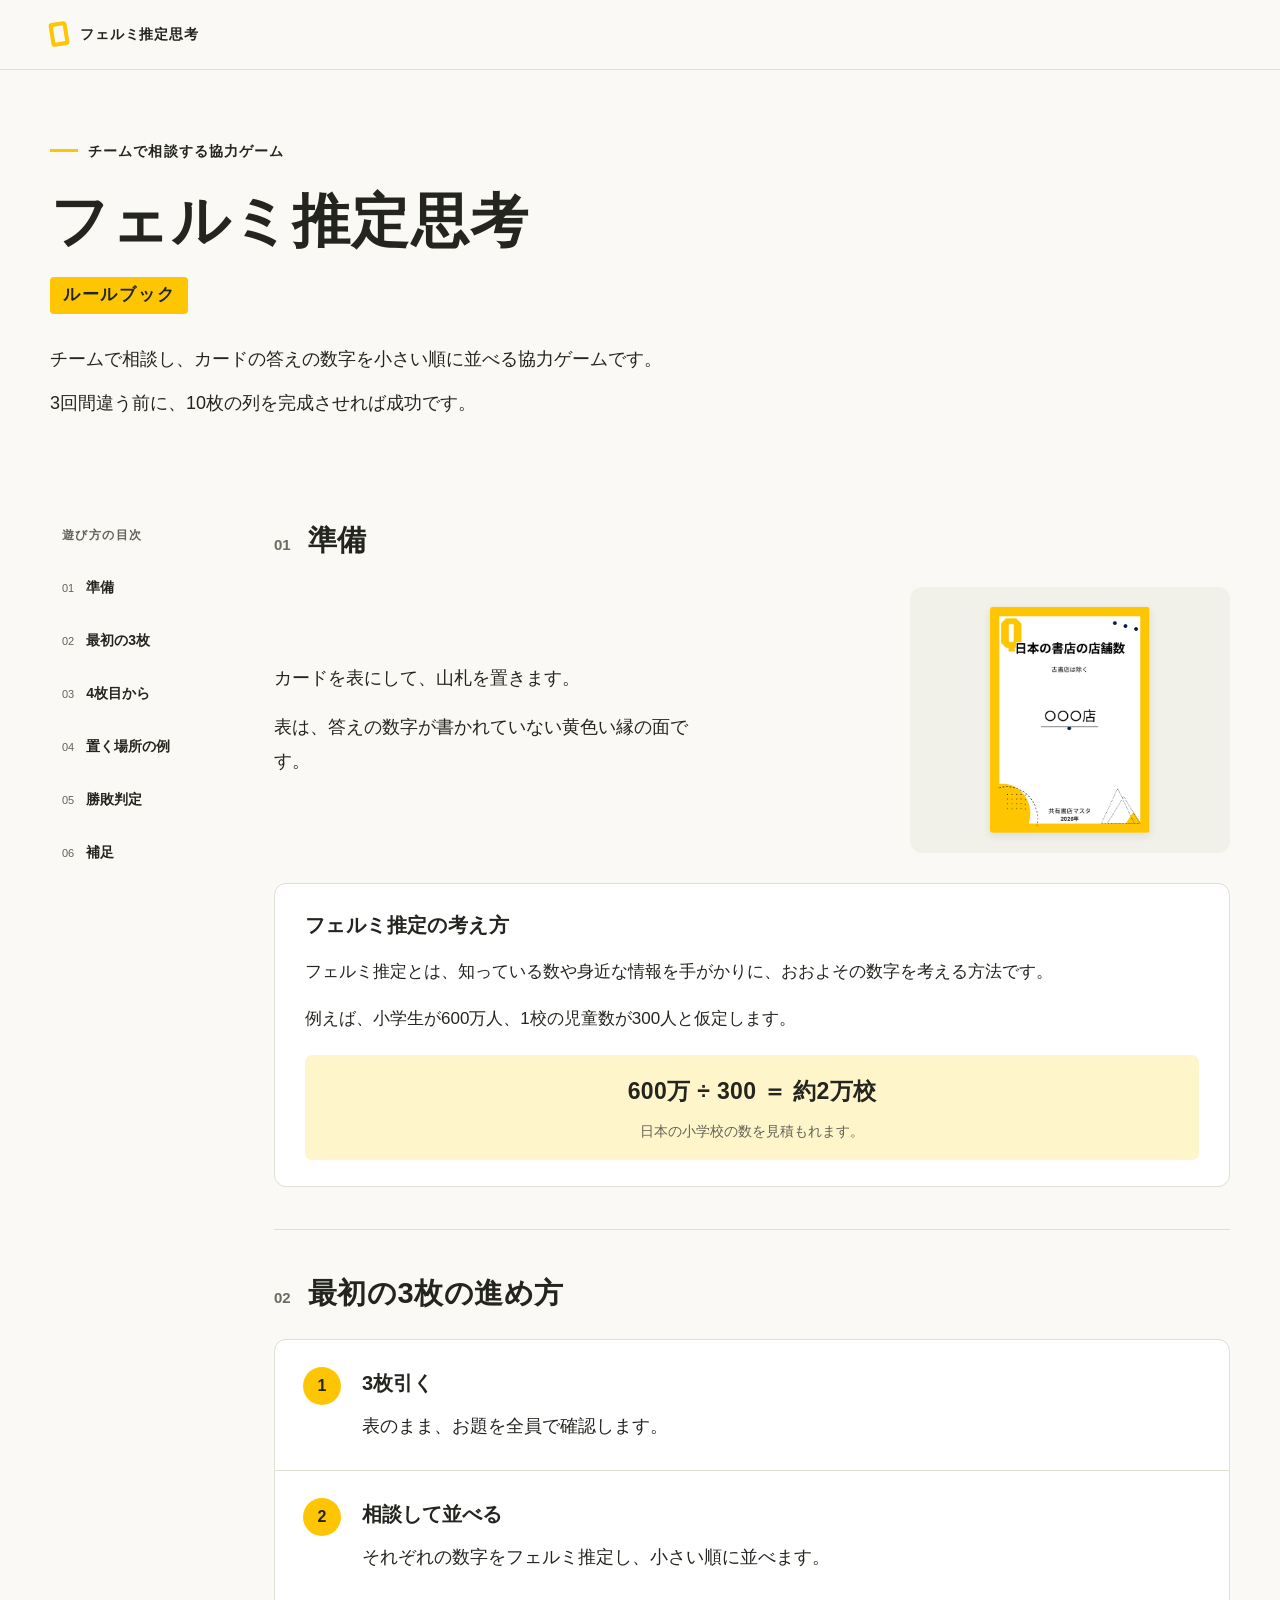
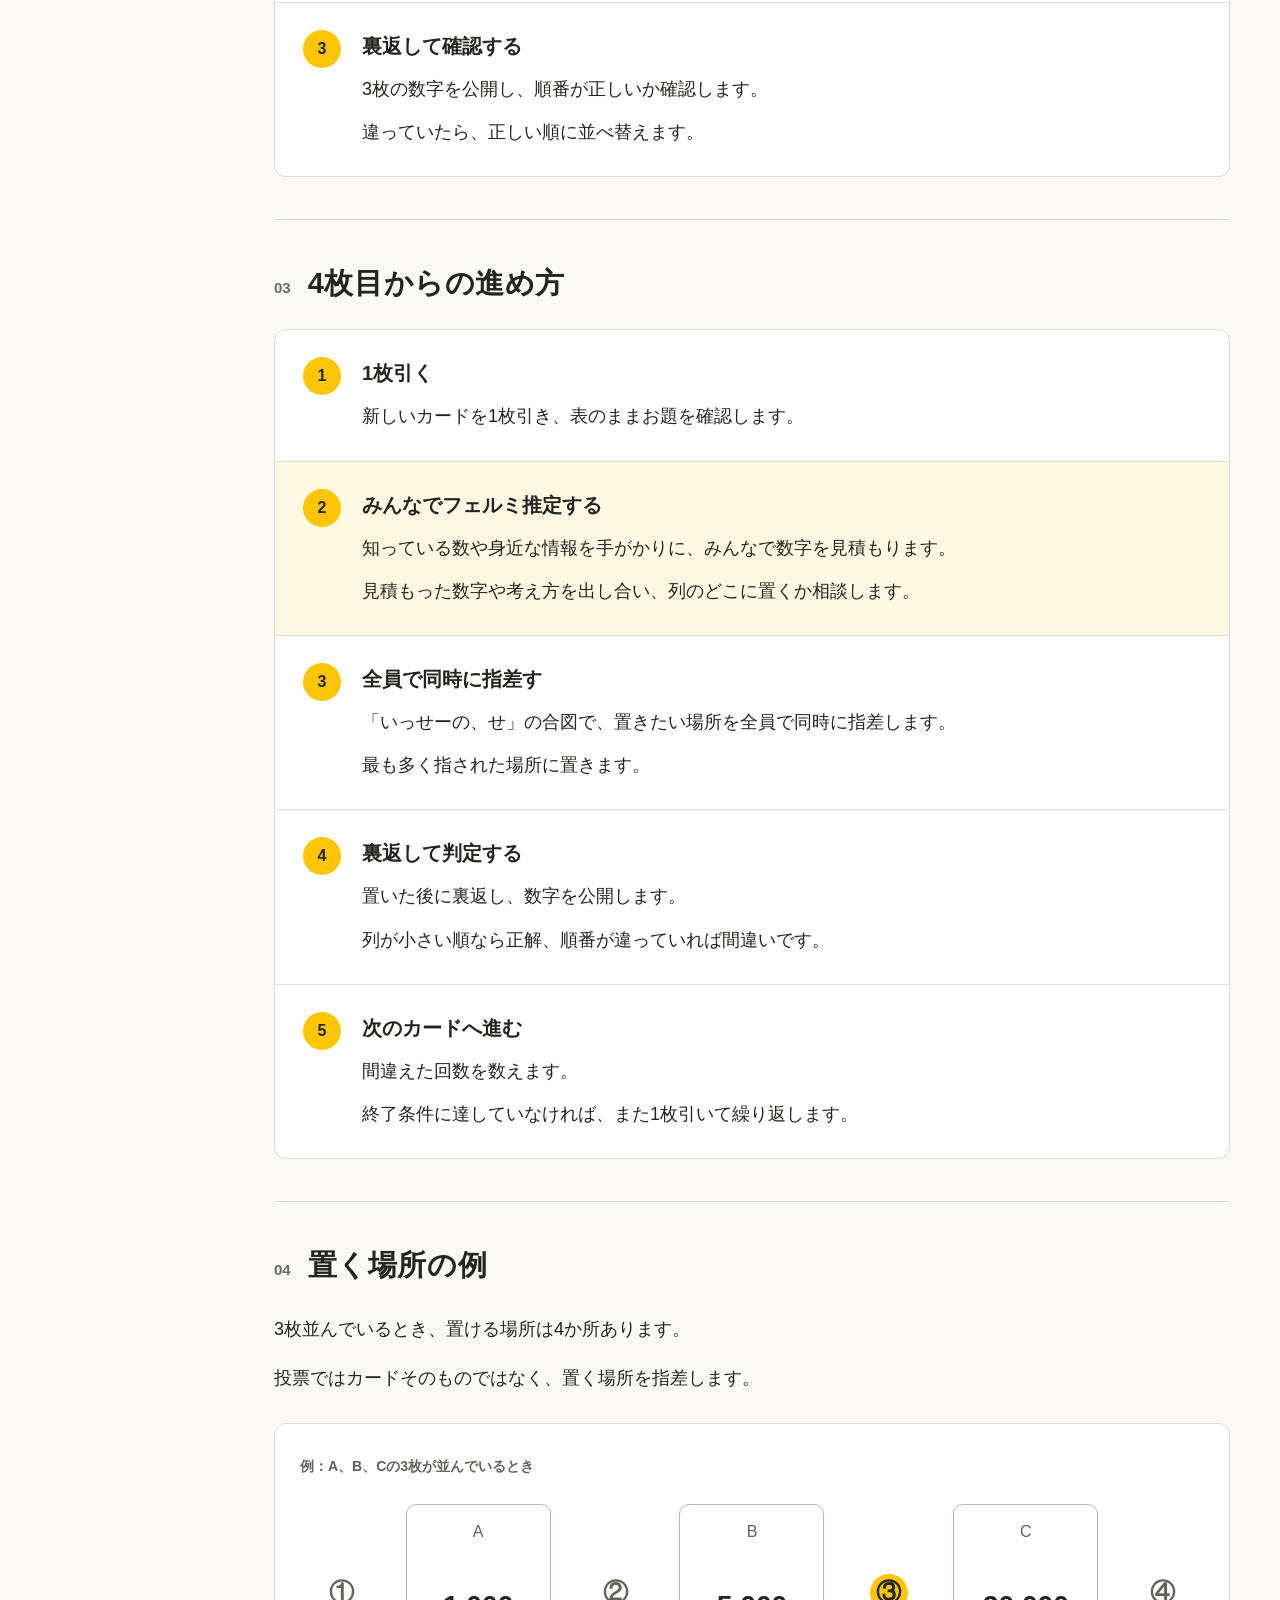
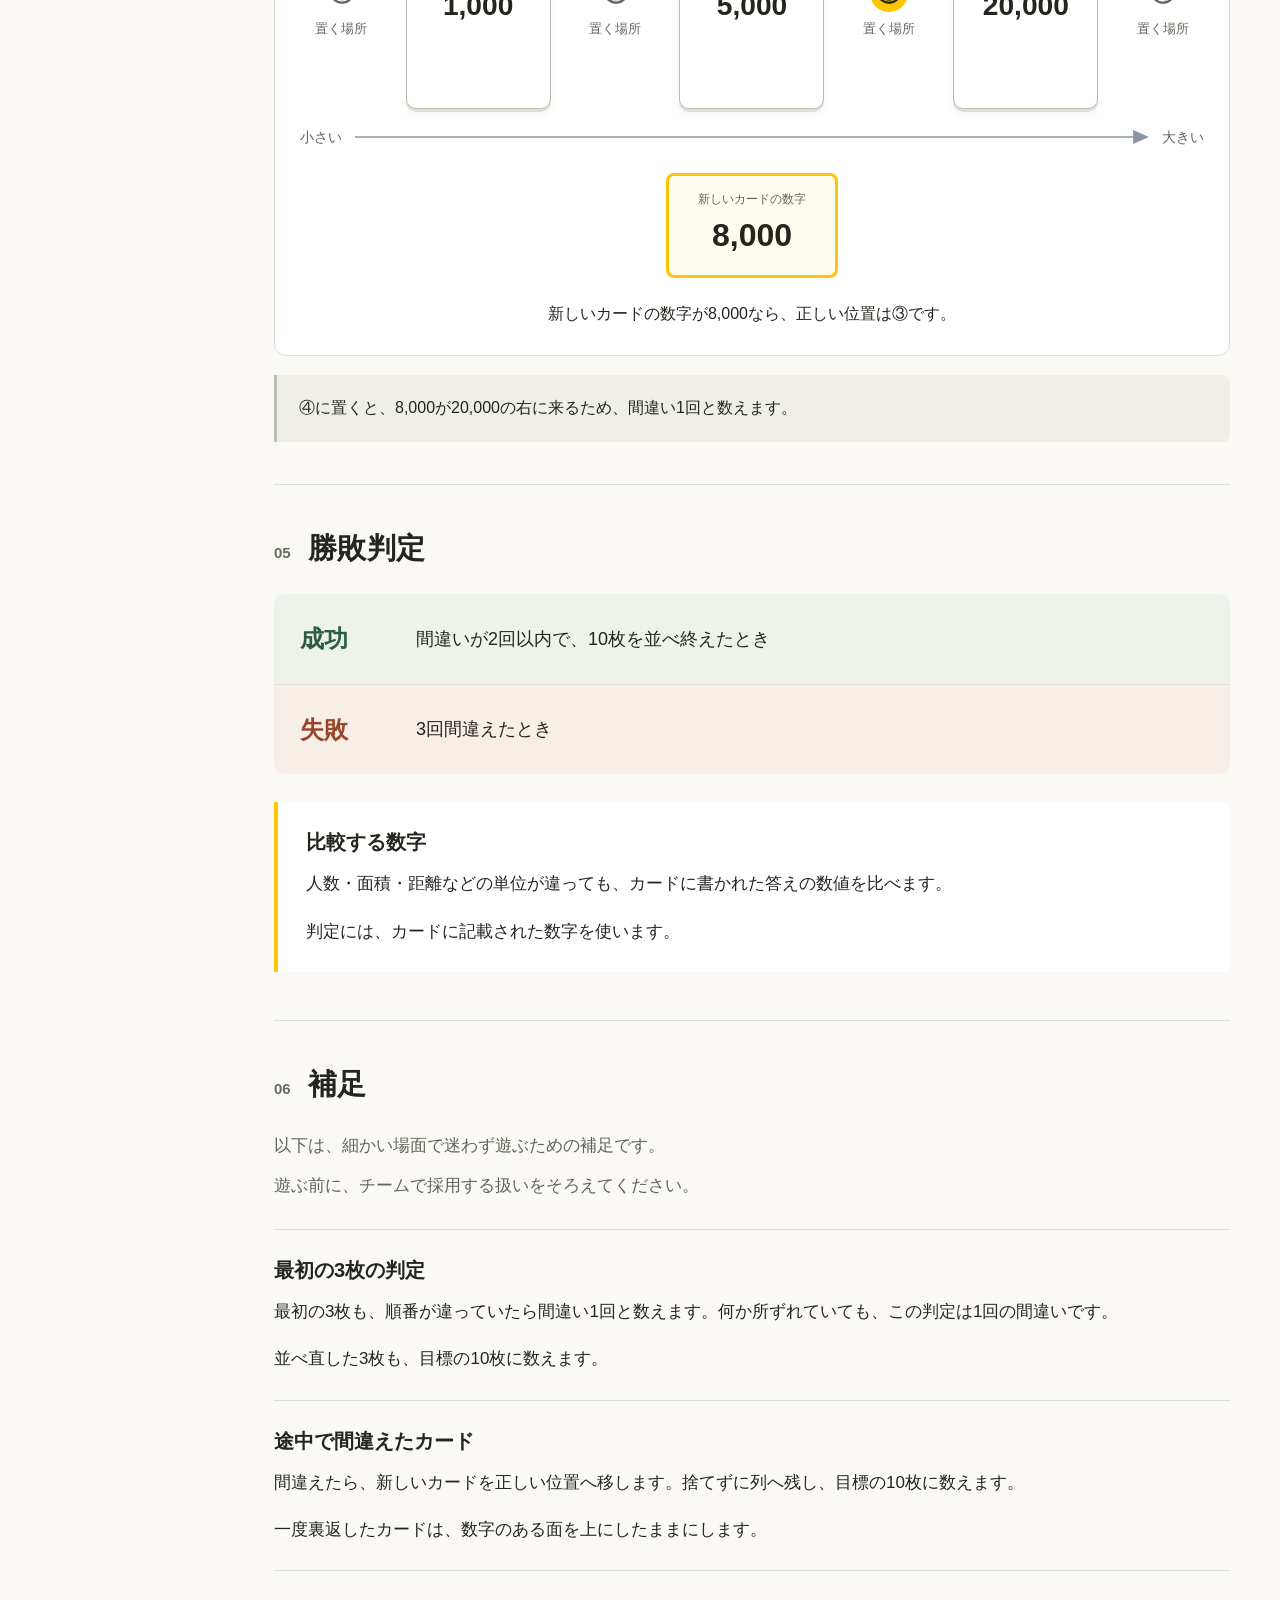
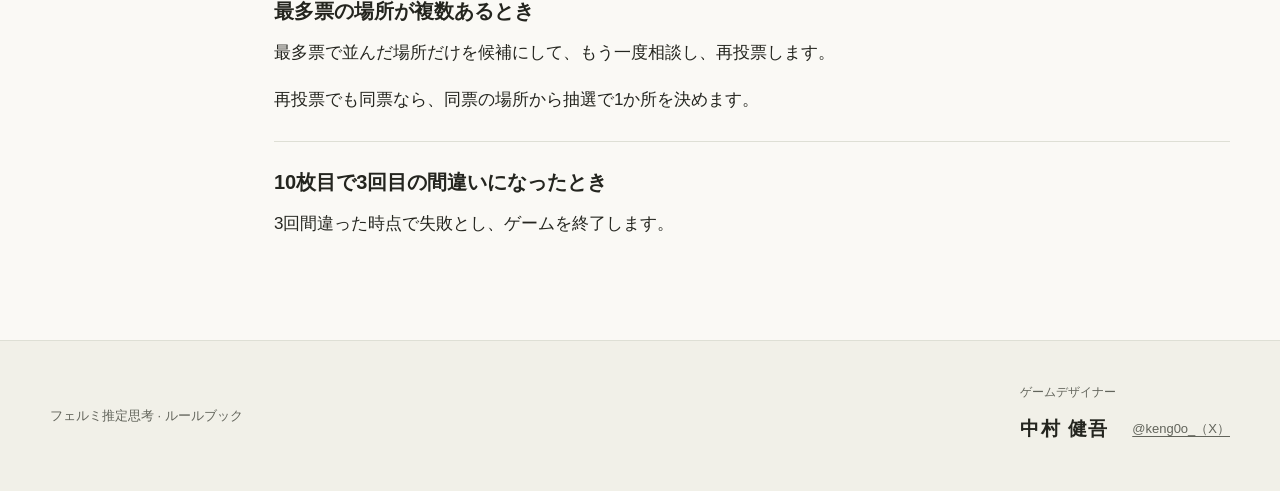
<file: index.html>
<!doctype html>
<html lang="ja">
<head>
  <meta charset="utf-8">
  <meta name="viewport" content="width=device-width, initial-scale=1">
  <meta http-equiv="refresh" content="0;url=./fermi/">
  <title>ボードゲームのルールブック</title>
</head>
<body>
  <p><a href="./fermi/">フェルミ推定思考のルールブックを開く</a></p>
</body>
</html>
</file>
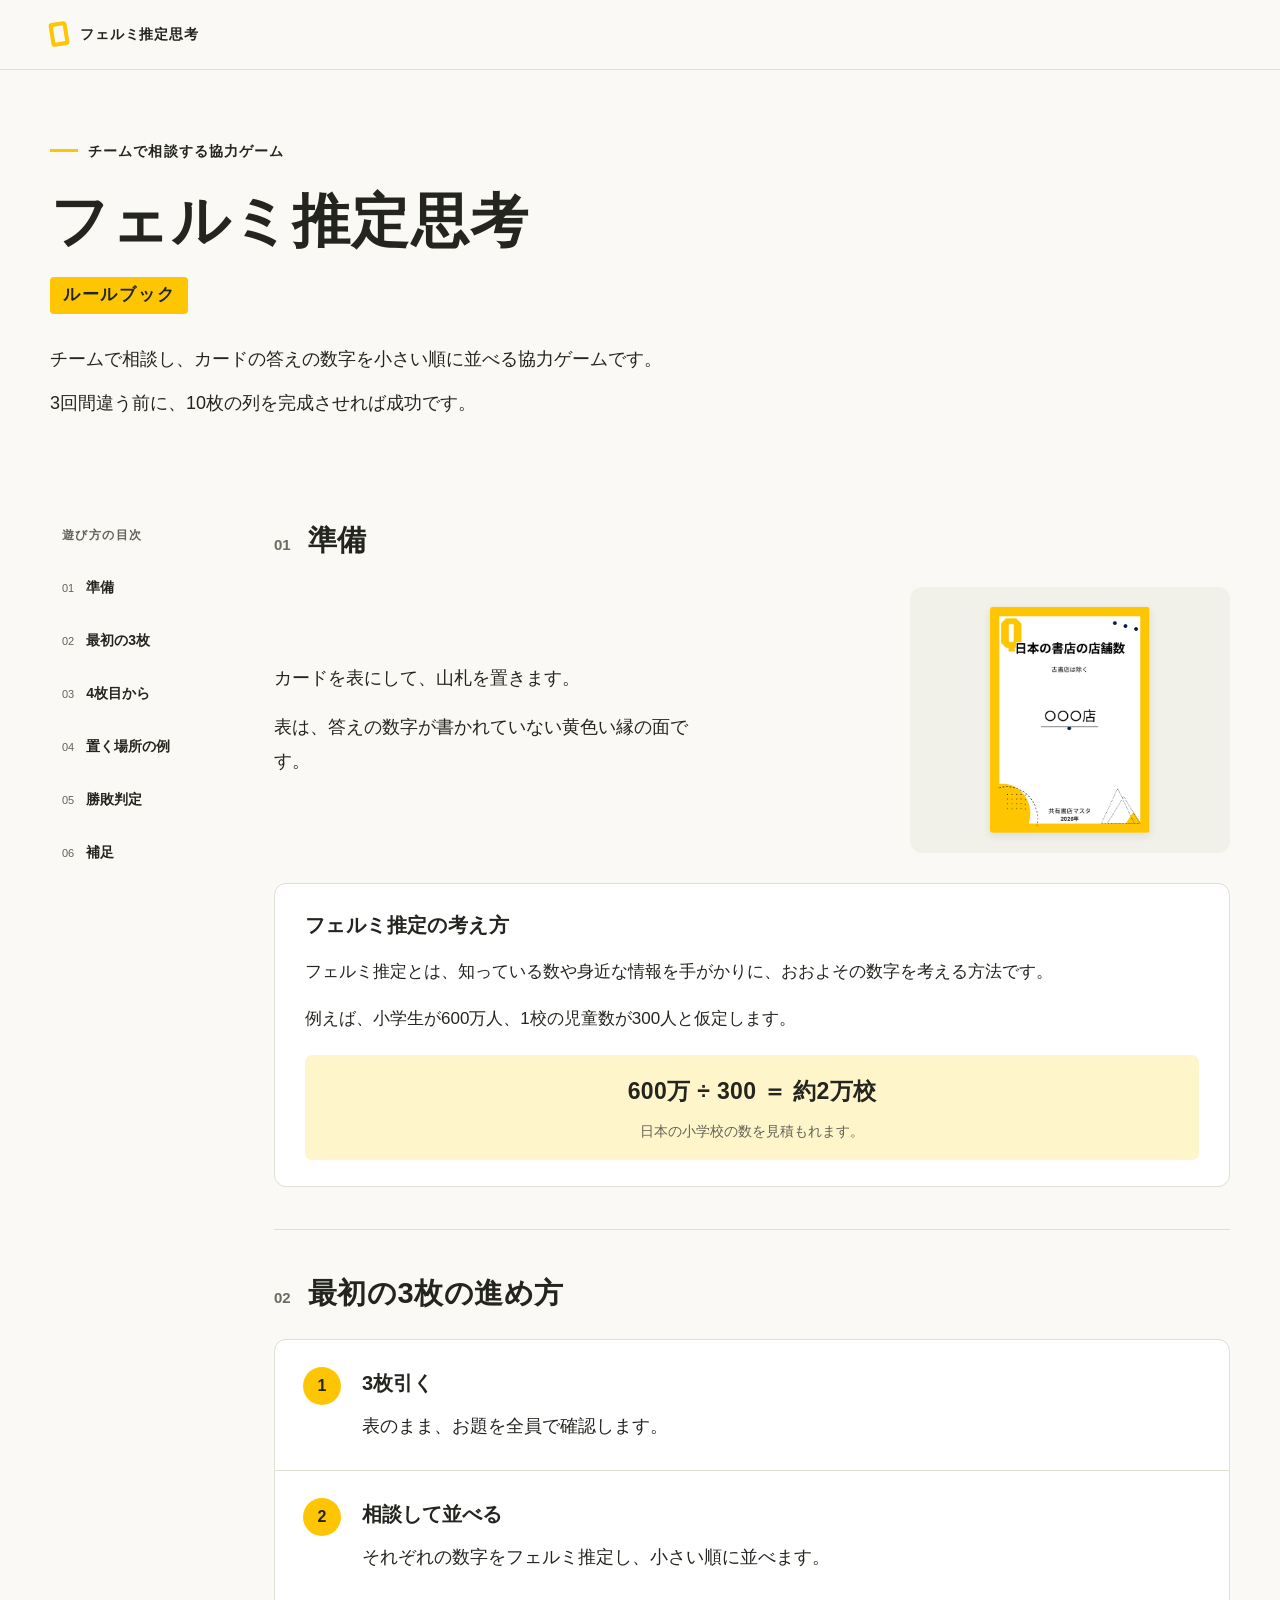
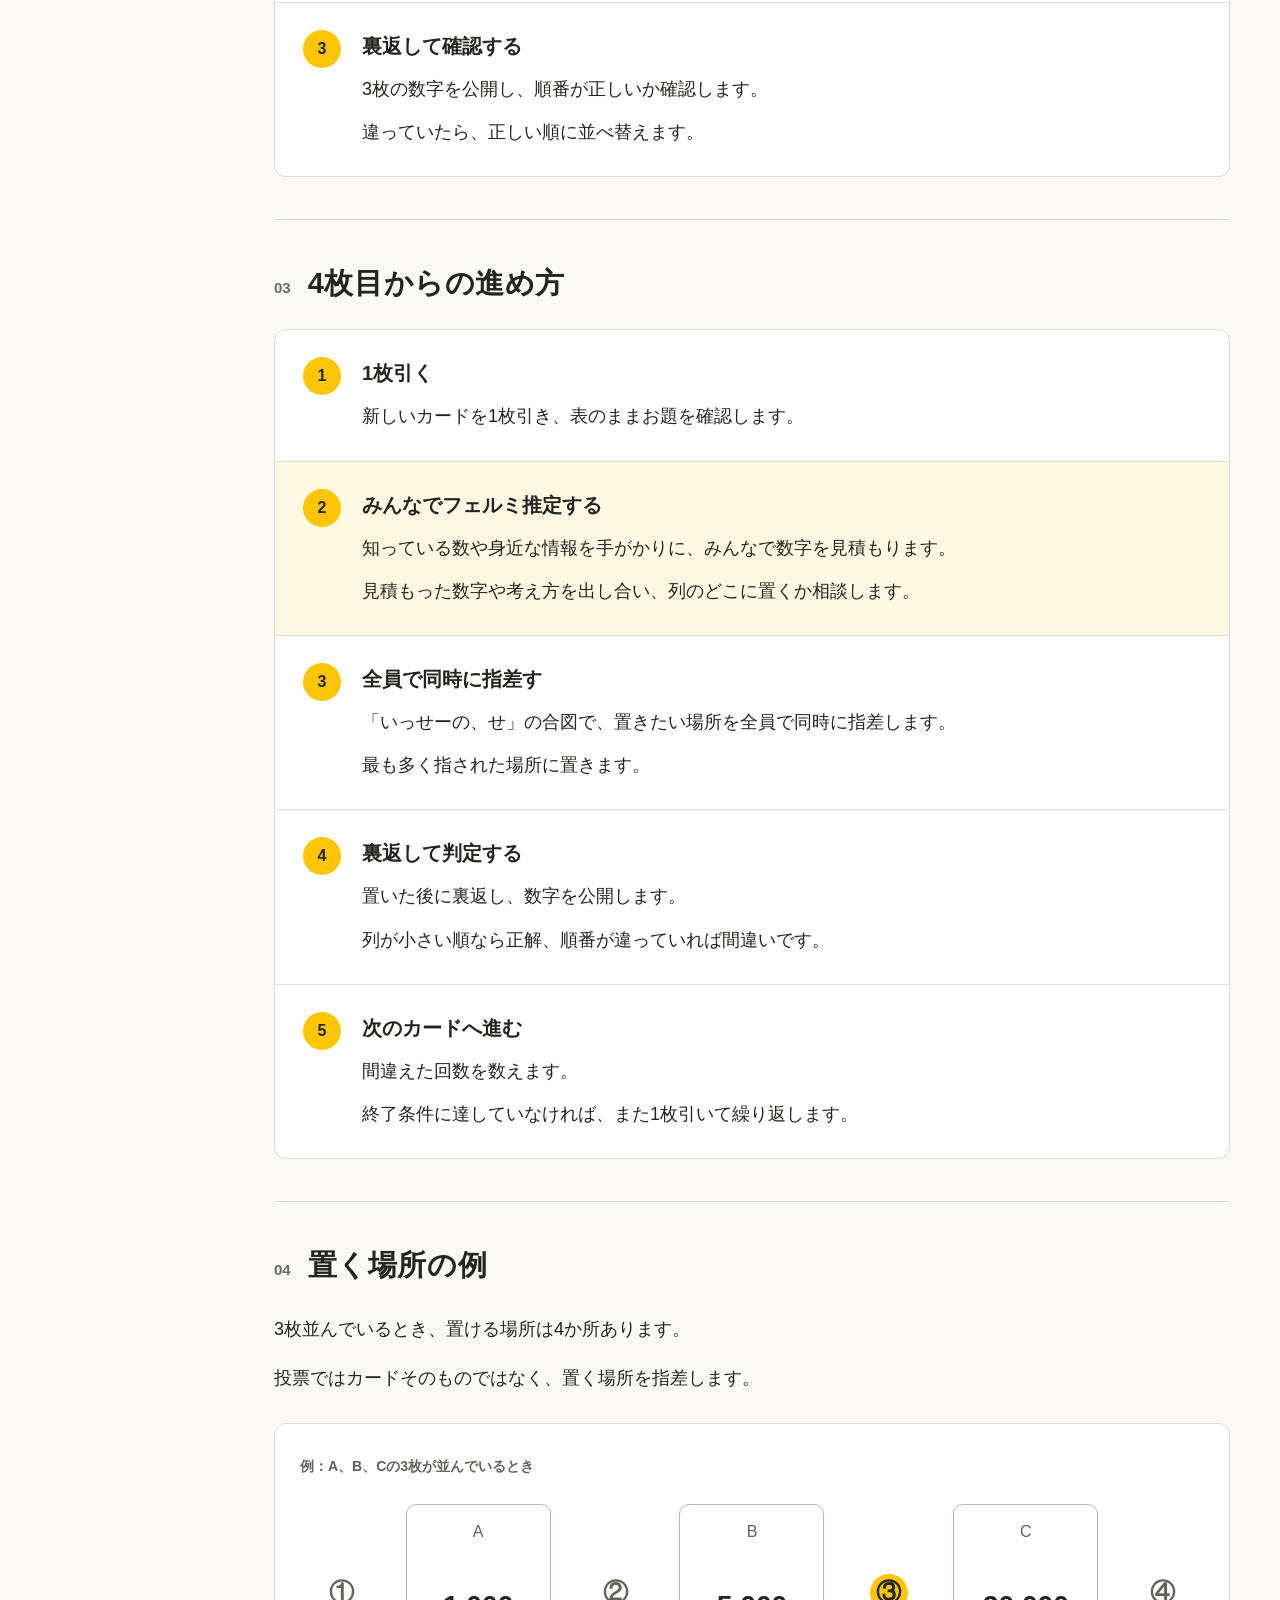
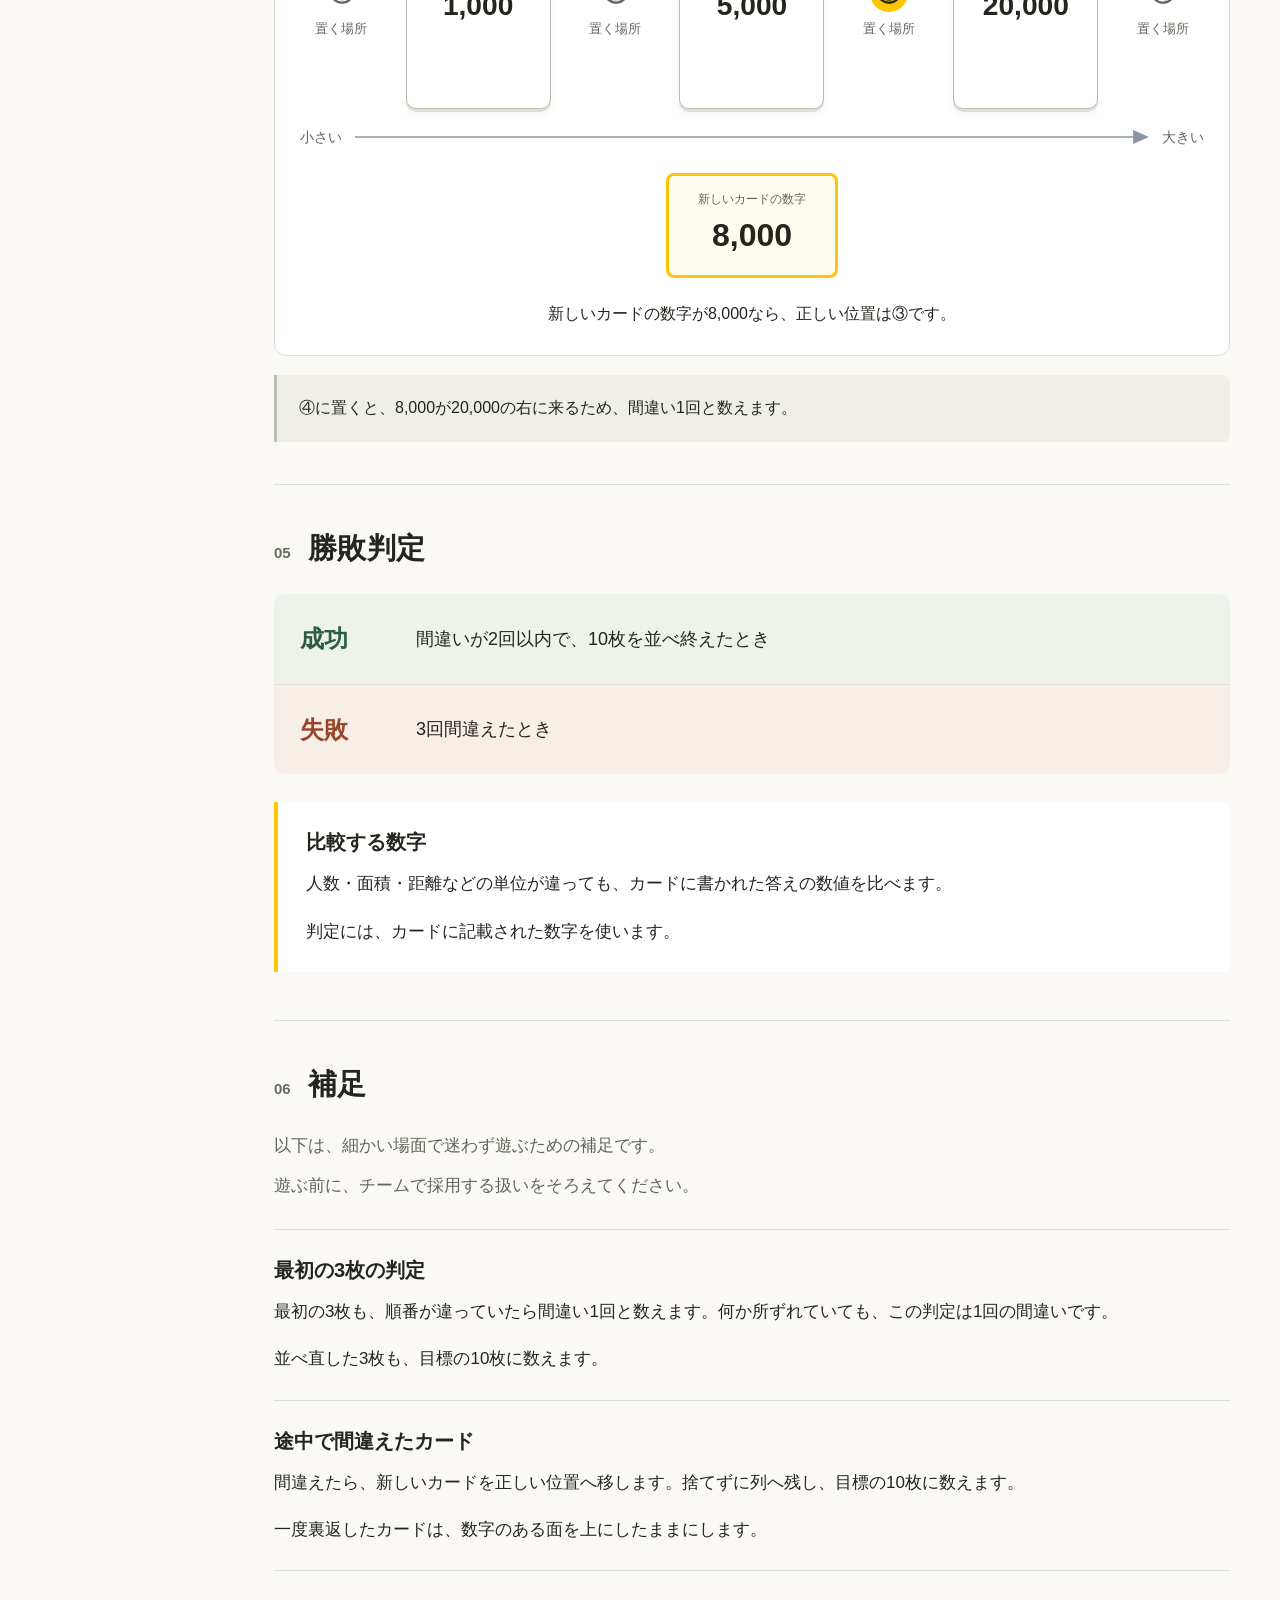
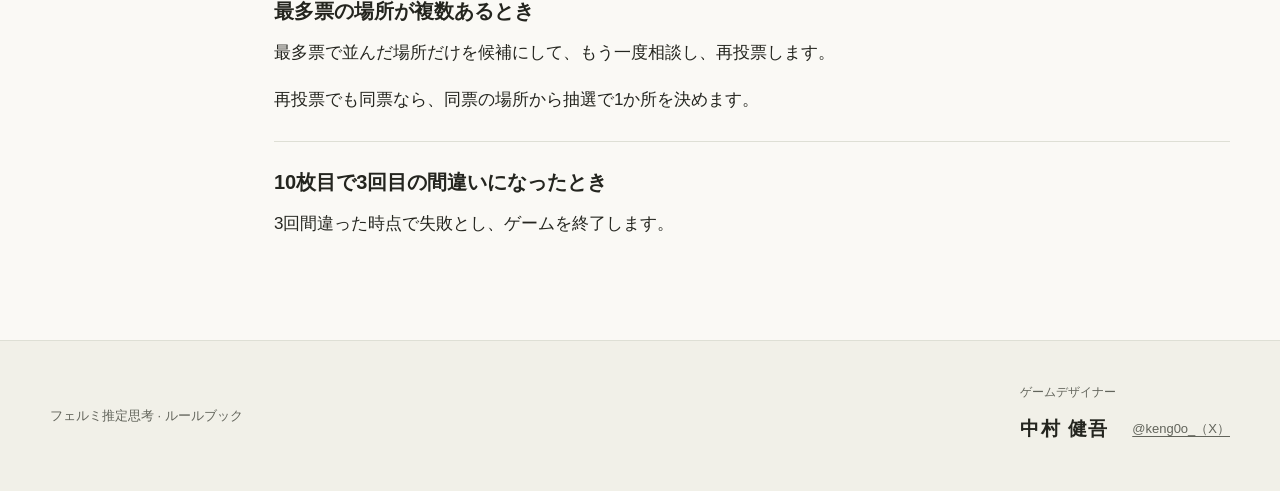
<file: fermi/index.html>
<!doctype html>
<html lang="ja">
<head>
  <meta charset="utf-8">
  <meta name="viewport" content="width=device-width, initial-scale=1">
  <meta name="theme-color" content="#fec502">
  <meta name="description" content="チームで相談し、カードの答えの数字を小さい順に並べる協力ゲーム「フェルミ推定思考」のルールブック。3回間違う前に、10枚の列を完成させれば成功です。">
  <title>フェルミ推定思考｜ルールブック</title>
  <link rel="stylesheet" href="./styles.css?v=editorial-4">
</head>
<body>
  <a class="skip" href="#rules">ルール本文へ</a>
  <header>
    <div class="masthead"><div class="wrap"><span class="mark" aria-hidden="true"></span>フェルミ推定思考</div></div>
    <div class="hero wrap">
      <div class="hero-copy">
      <p class="eyebrow">チームで相談する協力ゲーム</p>
      <h1>フェルミ推定思考<span class="subtitle">ルールブック</span></h1>
      <div class="intro">
        <p>チームで相談し、カードの答えの数字を小さい順に並べる協力ゲームです。</p>
        <p>3回間違う前に、10枚の列を完成させれば成功です。</p>
      </div>
      </div>
    </div>
  </header>
  <main class="wrap" id="rules">
    <nav class="contents" aria-label="目次">
      <span class="contents-label">遊び方の目次</span>
      <a href="#prepare"><span aria-hidden="true">01</span>準備</a>
      <a href="#first-three"><span aria-hidden="true">02</span>最初の3枚</a>
      <a href="#next-cards"><span aria-hidden="true">03</span>4枚目から</a>
      <a href="#placement"><span aria-hidden="true">04</span>置く場所の例</a>
      <a href="#result"><span aria-hidden="true">05</span>勝敗判定</a>
      <a href="#optional"><span aria-hidden="true">06</span>補足</a>
    </nav>
    <div class="rule-content">
      <section class="section prepare" id="prepare" aria-labelledby="prepare-title">
        <div class="section-head"><span class="section-number" aria-hidden="true">01</span><h2 id="prepare-title">準備</h2></div>
        <div class="prepare-layout">
        <div class="prepare-copy">
        <p>カードを表にして、山札を置きます。</p>
        <p>表は、答えの数字が書かれていない黄色い縁の面です。</p>
        </div>
        <figure class="front-figure">
          <img src="./assets/card-front.png" width="222" height="314" alt="黄色い縁の表カード。お題は「日本の書店の店舗数」で、答えの数字は書かれていません。" decoding="async">
        </figure>
        </div>
      </section>
      <section class="explanation" aria-labelledby="estimation-title">
        <h2 id="estimation-title">フェルミ推定の考え方</h2>
        <p>フェルミ推定とは、知っている数や身近な情報を手がかりに、おおよその数字を考える方法です。</p>
        <p>例えば、小学生が600万人、1校の児童数が300人と仮定します。</p>
        <div class="formula">600万 ÷ 300 ＝ 約2万校<small>日本の小学校の数を見積もれます。</small></div>
      </section>
      <section class="section" id="first-three" aria-labelledby="first-title">
        <div class="section-head"><span class="section-number" aria-hidden="true">02</span><h2 id="first-title">最初の3枚の進め方</h2></div>
        <ol class="steps" role="list">
          <li><span class="step-number" aria-hidden="true">1</span><div><h3>3枚引く</h3><p>表のまま、お題を全員で確認します。</p></div></li>
          <li><span class="step-number" aria-hidden="true">2</span><div><h3>相談して並べる</h3><p>それぞれの数字をフェルミ推定し、小さい順に並べます。</p></div></li>
          <li><span class="step-number" aria-hidden="true">3</span><div><h3>裏返して確認する</h3><p>3枚の数字を公開し、順番が正しいか確認します。</p><p>違っていたら、正しい順に並べ替えます。</p></div></li>
        </ol>
      </section>
      <section class="section" id="next-cards" aria-labelledby="next-title">
        <div class="section-head"><span class="section-number" aria-hidden="true">03</span><h2 id="next-title">4枚目からの進め方</h2></div>
        <ol class="steps" role="list">
          <li><span class="step-number" aria-hidden="true">1</span><div><h3>1枚引く</h3><p>新しいカードを1枚引き、表のままお題を確認します。</p></div></li>
          <li class="discussion"><span class="step-number" aria-hidden="true">2</span><div><h3>みんなでフェルミ推定する</h3><p>知っている数や身近な情報を手がかりに、みんなで数字を見積もります。</p><p>見積もった数字や考え方を出し合い、列のどこに置くか相談します。</p></div></li>
          <li><span class="step-number" aria-hidden="true">3</span><div><h3>全員で同時に指差す</h3><p>「いっせーの、せ」の合図で、置きたい場所を全員で同時に指差します。</p><p>最も多く指された場所に置きます。</p></div></li>
          <li><span class="step-number" aria-hidden="true">4</span><div><h3>裏返して判定する</h3><p>置いた後に裏返し、数字を公開します。</p><p>列が小さい順なら正解、順番が違っていれば間違いです。</p></div></li>
          <li><span class="step-number" aria-hidden="true">5</span><div><h3>次のカードへ進む</h3><p>間違えた回数を数えます。</p><p>終了条件に達していなければ、また1枚引いて繰り返します。</p></div></li>
        </ol>
      </section>
      <section class="section" id="placement" aria-labelledby="placement-title">
        <div class="section-head"><span class="section-number" aria-hidden="true">04</span><h2 id="placement-title">置く場所の例</h2></div>
        <p>3枚並んでいるとき、置ける場所は4か所あります。</p>
        <p>投票ではカードそのものではなく、置く場所を指差します。</p>
        <figure class="figure">
          <p class="figure-label">例：A、B、Cの3枚が並んでいるとき</p>
          <div class="placement-diagram" role="img" aria-label="カードAは1,000、Bは5,000、Cは20,000で、左から小さい順に並んでいます。置く場所は、Aの左が①、AとBの間が②、BとCの間が③、Cの右が④です。8,000を置く正しい場所の③を黄色で示しています。">
            <div class="insertion" aria-hidden="true">
              <div class="slot"><span class="slot-number">①</span><span class="slot-label">置く<span>場所</span></span></div>
              <div class="number-card"><span class="card-label">A</span>1,000</div>
              <div class="slot"><span class="slot-number">②</span><span class="slot-label">置く<span>場所</span></span></div>
              <div class="number-card"><span class="card-label">B</span>5,000</div>
              <div class="slot correct"><span class="slot-number">③</span><span class="slot-label">置く<span>場所</span></span></div>
              <div class="number-card"><span class="card-label">C</span>20,000</div>
              <div class="slot"><span class="slot-number">④</span><span class="slot-label">置く<span>場所</span></span></div>
            </div>
            <div class="order-direction" aria-hidden="true">
              <span>小さい</span>
              <svg viewBox="0 0 800 20" preserveAspectRatio="none"><path d="M0 10H786" stroke="#8b97a4" stroke-width="1.5"/><path d="M784 3L800 10L784 17Z" fill="#8b97a4"/></svg>
              <span>大きい</span>
            </div>
          </div>
          <div class="number-card new-card"><small>新しいカードの数字</small>8,000</div>
          <figcaption>新しいカードの数字が8,000なら、正しい位置は③です。</figcaption>
        </figure>
        <p class="note">④に置くと、8,000が20,000の右に来るため、間違い1回と数えます。</p>
      </section>
      <section class="section" id="result" aria-labelledby="result-title">
        <div class="section-head"><span class="section-number" aria-hidden="true">05</span><h2 id="result-title">勝敗判定</h2></div>
        <table class="results" aria-label="ゲームの結果と終了条件">
            <tbody>
            <tr><th scope="row" class="success">成功</th><td>間違いが2回以内で、10枚を並べ終えたとき</td></tr>
            <tr><th scope="row" class="failure">失敗</th><td>3回間違えたとき</td></tr>
          </tbody>
        </table>
        <div class="compare">
          <h3>比較する数字</h3>
          <p>人数・面積・距離などの単位が違っても、カードに書かれた答えの数値を比べます。</p>
          <p>判定には、カードに記載された数字を使います。</p>
        </div>
      </section>
      <section class="optional" id="optional" aria-labelledby="optional-title">
        <div class="section-head"><span class="section-number" aria-hidden="true">06</span><h2 id="optional-title">補足</h2></div>
        <div class="optional-intro">
          <p>以下は、細かい場面で迷わず遊ぶための補足です。</p>
          <p>遊ぶ前に、チームで採用する扱いをそろえてください。</p>
        </div>
        <div class="optional-rule">
          <h3>最初の3枚の判定</h3>
          <p>最初の3枚も、順番が違っていたら間違い1回と数えます。何か所ずれていても、この判定は1回の間違いです。</p>
          <p>並べ直した3枚も、目標の10枚に数えます。</p>
        </div>
        <div class="optional-rule">
          <h3>途中で間違えたカード</h3>
          <p>間違えたら、新しいカードを正しい位置へ移します。捨てずに列へ残し、目標の10枚に数えます。</p>
          <p>一度裏返したカードは、数字のある面を上にしたままにします。</p>
        </div>
        <div class="optional-rule">
          <h3>最多票の場所が複数あるとき</h3>
          <p>最多票で並んだ場所だけを候補にして、もう一度相談し、再投票します。</p>
          <p>再投票でも同票なら、同票の場所から抽選で1か所を決めます。</p>
        </div>
        <div class="optional-rule">
          <h3>10枚目で3回目の間違いになったとき</h3>
          <p>3回間違った時点で失敗とし、ゲームを終了します。</p>
        </div>
      </section>
    </div>
  </main>
  <footer>
    <div class="wrap">
      <p>フェルミ推定思考 · ルールブック</p>
      <div class="designer-credit">
        <p>ゲームデザイナー</p>
        <p class="designer-name">中村 健吾</p>
        <p><a href="https://x.com/keng0o_" target="_blank" rel="noopener noreferrer">@keng0o_（X）</a></p>
      </div>
    </div>
  </footer>
</body>
</html>
</file>
<file: fermi/styles.css>
:root {
  color-scheme: light;
  --paper: #faf9f5;
  --white: #fff;
  --ink: #24251f;
  --muted: #62645b;
  --line: #dedfd5;
  --yellow: #fec502;
  --yellow-light: #fff5ca;
  --green: #2d5c43;
  --red: #984529;
}
* { box-sizing: border-box; }
html { scroll-behavior: smooth; scroll-padding-top: 32px; }
body {
  margin: 0;
  background: var(--paper);
  color: var(--ink);
  font-family: -apple-system, BlinkMacSystemFont, "Hiragino Kaku Gothic ProN", "Yu Gothic", Meiryo, sans-serif;
  font-size: 18px;
  line-height: 1.9;
  overflow-wrap: anywhere;
  -webkit-text-size-adjust: 100%;
}
a { color: inherit; text-underline-offset: .25em; text-decoration-thickness: 1px; }
a:focus-visible { outline: 3px solid var(--green); outline-offset: 4px; }
::selection { color: var(--ink); background: var(--yellow-light); }
.skip {
  position: absolute; z-index: 10; top: 16px; left: 16px;
  padding: 10px 20px; background: var(--white); border: 2px solid var(--ink);
  border-radius: 8px; transform: translateY(-180%);
}
.skip:focus { transform: translateY(0); }
.wrap { width: min(100% - 96px, 1180px); margin-inline: auto; }
.masthead { padding-block: 21px; border-bottom: 1px solid var(--line); }
.masthead .wrap { display: flex; align-items: center; gap: 12px; font-size: 14px; font-weight: 700; letter-spacing: .06em; }
.mark { width: 18px; height: 24px; border: 4px solid var(--yellow); border-radius: 3px; transform: rotate(-9deg); }
.hero { padding-block: 68px 64px; }
.hero-copy { min-width: 0; }
.eyebrow { display: flex; align-items: center; gap: 10px; margin: 0 0 19px; font-size: 14px; font-weight: 700; letter-spacing: .08em; }
.eyebrow::before { content: ""; width: 28px; height: 3px; background: var(--yellow); }
h1 { margin: 0; font-size: clamp(36px, 4.6vw, 58px); line-height: 1.32; font-weight: 800; letter-spacing: .025em; }
.subtitle { display: block; width: fit-content; margin-top: 17px; padding: 4px 13px; border-radius: 4px; background: var(--yellow); font-size: 17px; line-height: 1.7; font-weight: 700; letter-spacing: .1em; }
.intro { max-width: 640px; margin-top: 28px; }
.intro p { margin-bottom: 10px; }
p { margin: 0 0 15px; }
p:last-child { margin-bottom: 0; }
main.wrap { display: grid; grid-template-columns: 166px minmax(0, 1fr); column-gap: 58px; align-items: start; padding-top: 8px; padding-bottom: 100px; }
.contents { position: sticky; top: 32px; display: grid; gap: 5px; margin-top: 32px; }
.contents-label { padding: 0 12px 12px; color: var(--muted); font-size: 12px; font-weight: 700; letter-spacing: .12em; }
.contents a { display: flex; align-items: center; gap: 12px; min-height: 48px; padding: 10px 12px; border-radius: 7px; font-size: 14px; font-weight: 600; line-height: 1.5; text-decoration: none; transition: background .15s ease; }
.contents a span { font-size: 11px; font-weight: 500; color: var(--muted); font-variant-numeric: tabular-nums; }
.contents a:hover { background: var(--yellow-light); }
.contents a:focus-visible { background: var(--yellow-light); }
.rule-content { min-width: 0; }
.section { padding-block: 42px 0; margin-top: 42px; border-top: 1px solid var(--line); }
.prepare { padding-top: 27px; margin-top: 0; border-top: 0; }
.section-head { display: flex; align-items: baseline; gap: 17px; margin-bottom: 24px; }
.section-number { flex: 0 0 auto; color: #696c60; font-size: 15px; font-weight: 600; font-variant-numeric: tabular-nums; }
h2 { margin: 0; font-size: 29px; line-height: 1.5; font-weight: 750; letter-spacing: .02em; }
h3 { margin: 0 0 10px; font-size: 20px; line-height: 1.6; font-weight: 700; }
.prepare-layout { display: grid; grid-template-columns: minmax(0, 1fr) 320px; gap: 26px; align-items: center; }
.prepare-copy { max-width: 430px; }
.front-figure { margin: 0; padding: 20px 0; border-radius: 12px; background: #f2f1e9; text-align: center; }
.front-figure img { display: block; width: min(100% - 32px, 160px); height: auto; margin: 0 auto; border-radius: 3px; box-shadow: 0 3px 9px #24251f18; }
.explanation { margin-top: 30px; padding: 26px 30px; border-radius: 12px; background: var(--white); border: 1px solid var(--line); }
.explanation h2 { margin-bottom: 16px; font-size: 20px; }
.explanation p { font-size: 17px; }
.formula { margin-top: 20px; padding: 15px 20px; border-radius: 7px; background: var(--yellow-light); font-size: 23px; font-weight: 750; text-align: center; letter-spacing: .015em; }
.formula small { display: block; margin-top: 4px; color: var(--muted); font-size: 14px; font-weight: 400; letter-spacing: 0; }
.steps { list-style: none; margin: 0; padding: 0; }
.steps li { display: grid; grid-template-columns: 40px minmax(0, 1fr); gap: 19px; padding: 27px 28px; background: var(--white); border: 1px solid var(--line); }
.steps li + li { border-top: 0; }
.steps li:first-child { border-radius: 12px 12px 0 0; }
.steps li:last-child { border-radius: 0 0 12px 12px; }
.step-number { display: grid; place-items: center; width: 38px; height: 38px; background: var(--yellow); border-radius: 50%; font-size: 16px; font-weight: 800; line-height: 1; }
.steps p { margin-bottom: 9px; }
.steps p:last-child { margin-bottom: 0; }
.steps li.discussion { background: #fff9e4; }
.figure { margin: 28px 0 19px; padding: 29px 25px 26px; border: 1px solid var(--line); border-radius: 12px; background: var(--white); }
.figure-label { margin-bottom: 24px; color: var(--muted); font-size: 14px; font-weight: 600; }
.insertion { display: grid; grid-template-columns: .72fr 1.55fr .72fr 1.55fr .72fr 1.55fr .72fr; gap: 7px; align-items: center; }
.slot { display: flex; flex-direction: column; align-items: center; gap: 7px; color: var(--muted); line-height: 1.5; }
.slot-number { display: grid; place-items: center; width: 38px; height: 38px; border-radius: 50%; font-size: 25px; font-weight: 600; }
.slot.correct .slot-number { color: var(--ink); background: var(--yellow); }
.slot-label { font-size: 13px; text-align: center; white-space: nowrap; }
.number-card { min-width: 0; padding: 16px 4px 18px; border: 1.5px solid #b1b6a8; border-radius: 8px; background: #f7f8f3; text-align: center; font-size: clamp(22px, 2.2vw, 29px); line-height: 1.3; font-weight: 750; font-variant-numeric: tabular-nums; white-space: nowrap; overflow-wrap: normal; }
.card-label { display: block; margin-bottom: 6px; font-size: 18px; color: var(--muted); }
.insertion .number-card { position: relative; display: grid; place-content: center; width: 100%; max-width: 145px; aspect-ratio: 222 / 314; justify-self: center; padding: 25px 3px; background: var(--white); border-color: #b8bbae; border-radius: 10px; box-shadow: 0 3px 0 #dedfd5, 0 6px 12px #24251f0a; }
.insertion .card-label { position: absolute; top: 17px; left: 0; right: 0; margin: 0; font-size: 16px; font-weight: 500; }
.order-direction { display: flex; align-items: center; gap: 13px; margin-top: 18px; color: var(--muted); font-size: 14px; line-height: 1.5; }
.order-direction span { white-space: nowrap; }
.order-direction svg { flex: 1; min-width: 0; height: 20px; }
.new-card { width: 172px; margin: 25px auto 0; border: 3px solid var(--yellow); background: #fffcf0; font-size: 32px; }
.new-card small { display: block; margin-bottom: 8px; font-size: 12px; color: var(--muted); font-weight: 500; }
.figure figcaption { margin-top: 21px; font-size: 16px; text-align: center; }
.note { padding: 18px 22px; border-left: 3px solid #bbbfb0; background: #efefe8; border-radius: 0 7px 7px 0; font-size: 16px; }
.results { width: 100%; margin-top: 4px; border-spacing: 0; font-size: 18px; }
.results th, .results td { padding: 22px 26px; border-bottom: 1px solid var(--line); text-align: left; vertical-align: middle; }
.results thead th { padding-top: 0; padding-bottom: 12px; color: var(--muted); font-size: 13px; font-weight: 500; }
.results tbody tr:first-child { background: #edf3eb; }
.results tbody tr:last-child { background: #f8eee8; }
.results tbody th { width: 116px; font-size: 24px; white-space: nowrap; }
.results tbody tr:first-child th { border-top-left-radius: 10px; }
.results tbody tr:first-child td { border-top-right-radius: 10px; }
.results tbody tr:last-child th { border-bottom-left-radius: 10px; border-bottom: 0; }
.results tbody tr:last-child td { border-bottom-right-radius: 10px; border-bottom: 0; }
.success { color: var(--green); }
.failure { color: var(--red); }
.compare { margin-top: 28px; padding: 24px 28px; background: var(--white); border-left: 4px solid var(--yellow); border-radius: 0 9px 9px 0; }
.compare p { font-size: 17px; }
.optional { margin-top: 48px; padding-top: 42px; border-top: 1px solid var(--line); }
.optional-intro { margin-bottom: 27px; color: var(--muted); font-size: 17px; }
.optional-intro p { margin-bottom: 7px; }
.optional-rule { padding: 24px 0; border-top: 1px solid var(--line); }
.optional-rule:last-child { padding-bottom: 0; }
.optional-rule p { font-size: 17px; }
footer { border-top: 1px solid var(--line); background: #f1f0e8; padding-block: 40px; color: var(--muted); font-size: 13px; }
footer .wrap { display: flex; justify-content: space-between; gap: 30px; align-items: center; }
footer .wrap > p { margin: 0; }
.designer-credit { display: grid; grid-template-columns: auto auto; gap: 3px 24px; align-items: center; }
.designer-credit p { margin: 0; }
.designer-credit p:first-child { grid-column: 1 / -1; font-size: 12px; }
.designer-name { color: var(--ink); font-size: 19px; font-weight: 700; letter-spacing: .07em; }
.designer-credit a { display: inline-flex; align-items: center; min-height: 44px; }
@media (max-width: 1100px) {
  .wrap { width: calc(100% - 64px); }
  h1 { font-size: clamp(32px, 4.5vw, 49px); }
  main.wrap { grid-template-columns: 150px minmax(0, 1fr); gap: 32px; }
  .contents a { padding-inline: 8px; gap: 8px; font-size: 13px; }
  .prepare-layout { grid-template-columns: minmax(0, 1fr) 255px; gap: 20px; }
  .slot-label span { display: block; }
  .number-card { font-size: clamp(18px, 2.2vw, 25px); }
  .new-card { font-size: 32px; }
}
@media (max-width: 900px) {
  .hero { padding-block: 48px; }
  h1 { font-size: 36px; }
  main.wrap { display: block; }
  .contents { position: static; grid-template-columns: repeat(3, minmax(0, 1fr)); gap: 6px 10px; margin: 0 0 25px; padding: 20px 0; border-block: 1px solid var(--line); }
  .contents-label { grid-column: 1 / -1; padding: 0 8px 7px; }
  .contents a { font-size: 14px; gap: 10px; }
  .prepare-layout { grid-template-columns: minmax(0, 1fr) 300px; }
  .slot-label span { display: inline; }
  .number-card { font-size: clamp(20px, 3.3vw, 27px); }
  .new-card { font-size: 32px; }
}
@media (max-width: 640px) {
  html { scroll-padding-top: 20px; }
  body { font-size: 17px; }
  .wrap { width: calc(100% - 40px); }
  .masthead { padding-block: 16px; }
  .masthead .wrap { font-size: 12px; }
  .mark { width: 16px; height: 21px; border-width: 3px; }
  .hero { display: block; padding-block: 35px 30px; }
  .eyebrow { margin-bottom: 16px; font-size: 12px; letter-spacing: .04em; }
  h1 { font-size: clamp(29px, 8.2vw, 46px); letter-spacing: .01em; }
  .subtitle { margin-top: 14px; padding: 3px 11px; font-size: 14px; }
  .intro { margin-top: 22px; font-size: 17px; }
  .intro p { margin-bottom: 9px; }
  main.wrap { padding-top: 0; padding-bottom: 56px; }
  .contents { padding-block: 16px; margin-bottom: 15px; gap: 3px; }
  .contents-label { padding: 0 5px 7px; font-size: 11px; }
  .contents a { flex-direction: column; align-items: flex-start; gap: 3px; min-height: 62px; padding: 7px 5px; font-size: 14px; }
  .contents a span { font-size: 11px; }
  .section { margin-top: 33px; padding-top: 32px; }
  .prepare { margin-top: 0; padding-top: 16px; }
  .section-head { gap: 11px; margin-bottom: 20px; }
  .section-number { font-size: 12px; }
  h2 { font-size: 24px; }
  h3 { font-size: 19px; }
  .prepare-layout { display: block; }
  .front-figure { margin-top: 22px; padding-block: 20px; }
  .front-figure img { width: min(100% - 32px, 176px); }
  .explanation { margin-top: 22px; padding: 22px 20px; }
  .explanation h2 { font-size: 19px; }
  .formula { padding: 13px 10px; font-size: 20px; }
  .formula small { font-size: 13px; }
  .steps li { grid-template-columns: 32px minmax(0, 1fr); gap: 12px; padding: 23px 17px; }
  .step-number { width: 32px; height: 32px; font-size: 14px; }
  .figure { margin-top: 24px; padding: 21px 8px 23px; }
  .figure-label { padding-inline: 8px; margin-bottom: 22px; font-size: 12px; }
  .insertion { grid-template-columns: minmax(24px, .65fr) minmax(0, 1.55fr) minmax(24px, .65fr) minmax(0, 1.55fr) minmax(24px, .65fr) minmax(0, 1.55fr) minmax(24px, .65fr); gap: 2px; }
  .slot { gap: 6px; }
  .slot-number { width: 26px; height: 26px; font-size: 20px; }
  .slot-label { font-size: 11px; line-height: 1.5; }
  .slot-label span { display: block; }
  .number-card { padding: 13px 1px; font-size: clamp(14px, 4.05vw, 24px); border-radius: 5px; }
  .card-label { font-size: 14px; margin-bottom: 6px; }
  .insertion .number-card { padding: 16px 1px; border-radius: 6px; }
  .insertion .card-label { top: 8px; font-size: 12px; }
  .order-direction { gap: 8px; margin-top: 16px; font-size: 12px; }
  .new-card { width: 154px; margin-top: 23px; padding: 14px 6px; font-size: 28px; border-radius: 8px; }
  .figure figcaption { margin-top: 18px; padding-inline: 10px; text-align: left; font-size: 16px; }
  .note { padding: 17px 18px; font-size: 16px; }
  .results th, .results td { padding: 20px 15px; }
  .results { font-size: 17px; }
  .results tbody th { width: 73px; font-size: 21px; }
  .results thead th { font-size: 12px; }
  .compare { padding: 22px 20px; margin-top: 23px; }
  .optional { margin-top: 35px; padding-top: 32px; }
  .optional-rule { padding-block: 22px; }
  footer { padding-block: 30px; }
  footer .wrap { display: block; }
  .designer-credit { margin-top: 22px; width: fit-content; gap: 4px 22px; }
}
@media (max-width: 360px) {
  .wrap { width: calc(100% - 32px); }
  .contents a { font-size: 13px; }
  h2 { font-size: 22px; }
  .steps li { padding-inline: 13px; gap: 10px; }
  .figure { padding-inline: 4px; }
  .insertion { gap: 1px; }
}
@media (prefers-reduced-motion: reduce) {
  html { scroll-behavior: auto; }
  .contents a { transition: none; }
}
@media print {
  * { print-color-adjust: exact; -webkit-print-color-adjust: exact; }
  body { background: var(--white); font-size: 11pt; line-height: 1.65; }
  .wrap { width: 100%; max-width: none; }
  .masthead, .contents, .skip { display: none; }
  .hero { display: block; padding: 0 0 20px; }
  h1 { font-size: 28pt; }
  .eyebrow { margin-bottom: 10px; }
  .intro { max-width: none; margin-top: 14px; font-size: 11pt; }
  main.wrap { display: block; padding-bottom: 0; }
  .section, .optional { margin-top: 20px; padding-top: 20px; }
  .prepare { margin: 0; border: 0; padding-top: 0; }
  .section-head { margin-bottom: 12px; }
  h2 { font-size: 17pt; }
  h3 { font-size: 12pt; }
  .prepare-layout { display: grid; grid-template-columns: 1fr 220px; }
  .front-figure { margin: 0; }
  .explanation { margin-top: 16px; padding: 16px 20px; }
  .explanation h2 { font-size: 12pt; }
  .explanation p, .steps p, .compare p, .optional-intro, .optional-rule p { font-size: 11pt; }
  .formula { font-size: 15pt; padding: 10px; }
  .formula small { font-size: 10pt; }
  .steps li { display: grid; grid-template-columns: 32px 1fr; padding: 13px 18px; break-inside: avoid; }
  .step-number { width: 28px; height: 28px; }
  .figure { margin-block: 16px; padding: 18px; }
  .number-card { font-size: 20pt; }
  .slot-label span { display: inline; }
  .new-card { font-size: 24pt; }
  .figure figcaption, .note, .results { font-size: 11pt; }
  .results tbody th { font-size: 15pt; }
  .results th, .results td { padding: 13px 18px; }
  .compare { padding: 16px 20px; }
  .optional-rule { padding-block: 15px; }
  h2, h3 { break-after: avoid; }
  .explanation, .figure, .front-figure, .results tr, .compare, .optional-rule { break-inside: avoid; }
  footer { margin-top: 22px; padding-block: 18px 0; background: var(--white); break-inside: avoid; }
  footer .wrap { display: flex; }
  .designer-credit { margin: 0; }
}
</file>
